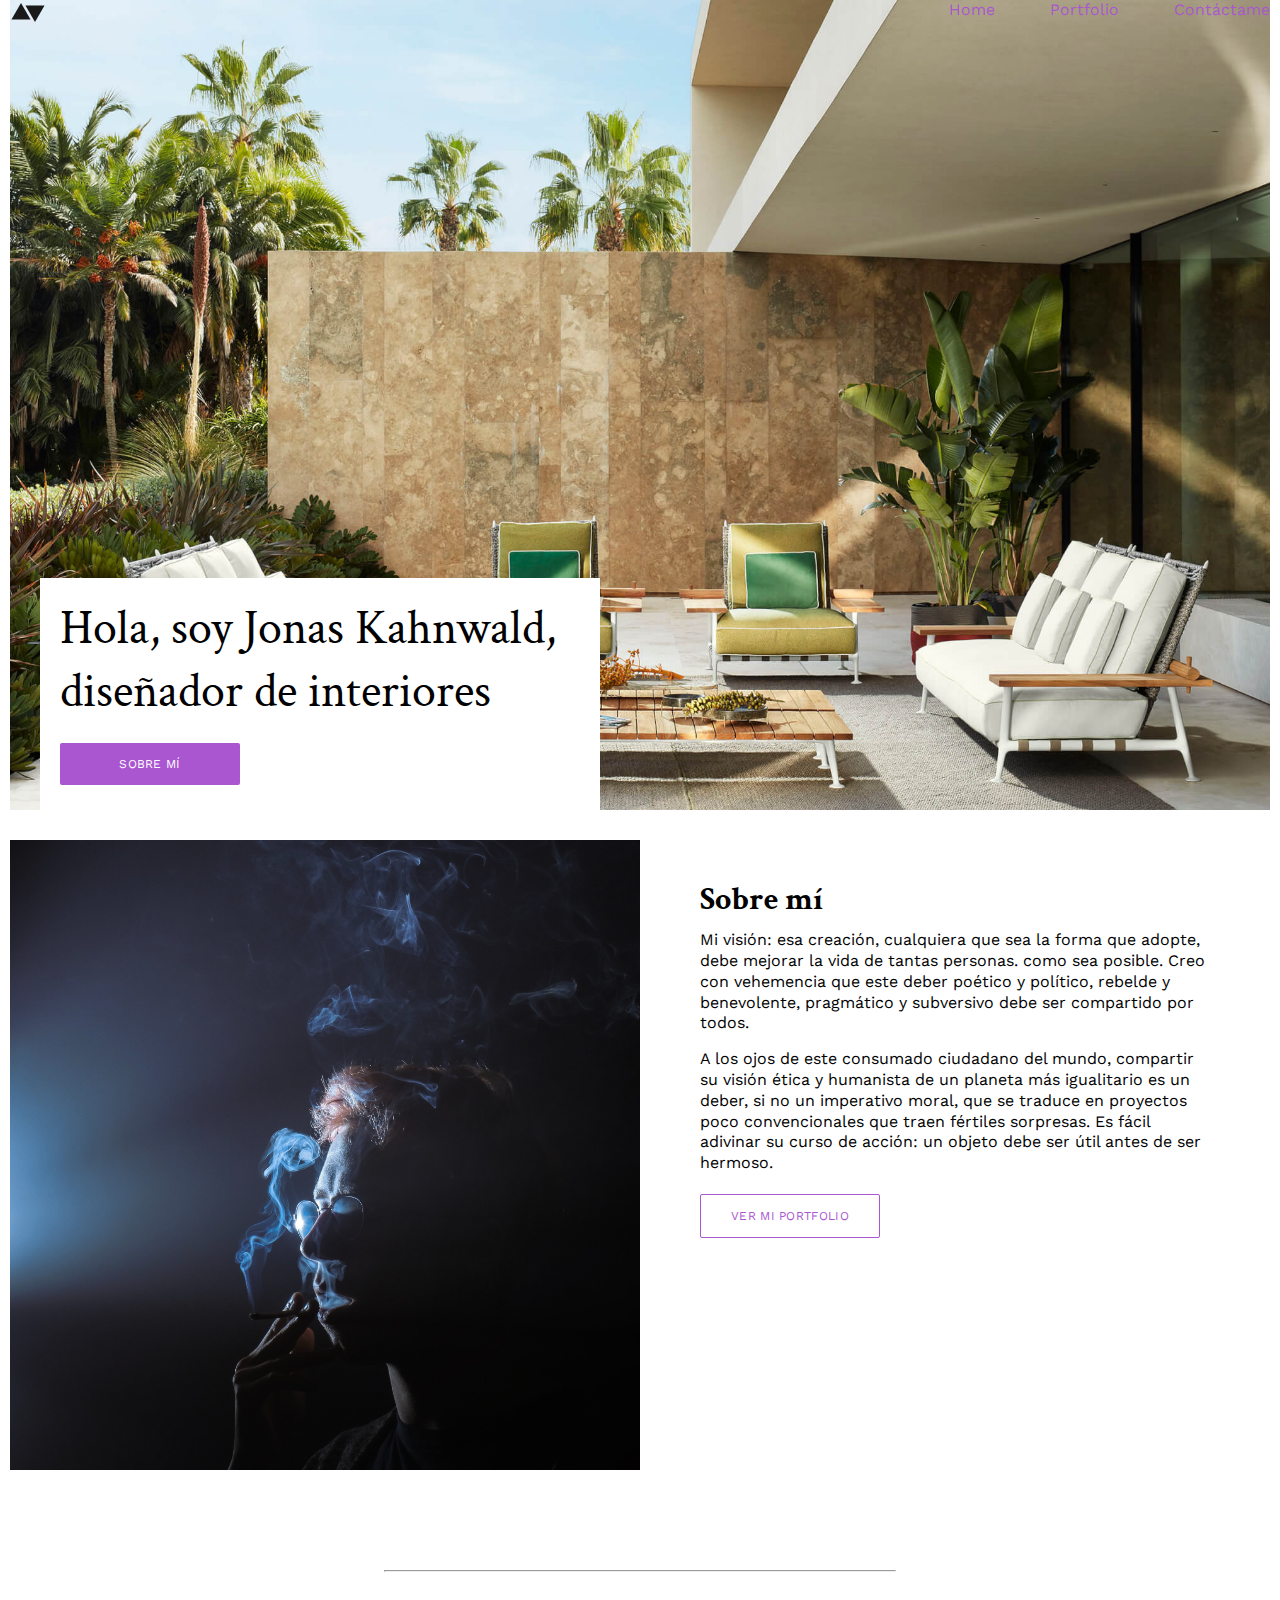
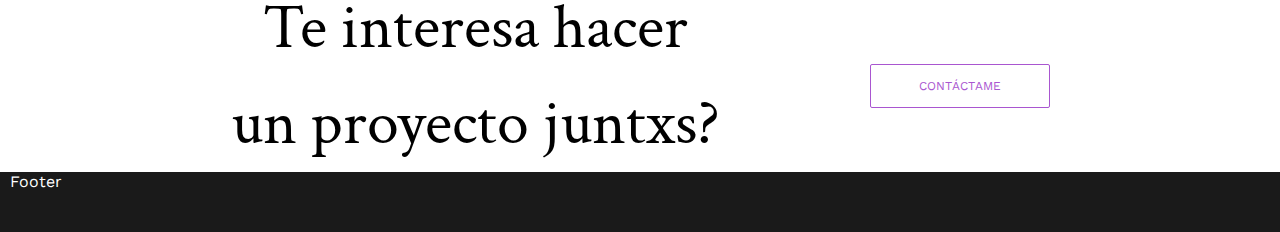
<file: index.html>
<!doctype html>
<html lang="en">

<head>
    <meta charset="utf-8">
    <meta name="viewport" content="width=device-width, initial-scale=1.0">
    <title>Jonas Kahnwald Portfolio</title>

    <link href="https://fonts.googleapis.com/css2?family=Crimson+Text&family=Work+Sans:wght@400;600&display=swap" rel="stylesheet">
    <link href="assets/css/styles.css" rel="stylesheet"/>
</head>

<body>
    <header id="header" class="header">
        <div class="wrapper">
            <a href="index.html">
                <div class="logo">
                    <svg width="36" height="25" viewBox="0 0 36 25" fill="none" xmlns="http://www.w3.org/2000/svg">
                        <path d="M11 3L20.5263 19.5H1.47372L11 3Z" fill="#1A1A1A"/>
                        <path d="M25 22L15.4737 5.5L34.5263 5.5L25 22Z" fill="#1A1A1A"/>
                      </svg>
                </div>
            </a>
            <nav class="navigation">
                <ul>
                    <li class="nav-item">
                        <a class="nav-link" href="index.html">Home</a>
                    </li>
                    <li class="nav-item"> 
                        <a class="nav-link" href="portfolio.html">Portfolio</a>
                    </li>
                    <li class="nav-item">
                        <a class="nav-link" href="">Contáctame</a>
                    </li>
                </ul>
            </nav>
            <button class="menu-open">
                <svg width="18" height="11" viewBox="0 0 18 11" fill="none"
                    xmlns="http://www.w3.org/2000/svg">
                    <path fill-rule="evenodd" clip-rule="evenodd" d="M18 1H0V0H18V1Z"
                        fill="#1A1A1A" />
                    <path fill-rule="evenodd" clip-rule="evenodd" d="M18 11H0V10H18V11Z"
                        fill="#1A1A1A" />
                    <path fill-rule="evenodd" clip-rule="evenodd" d="M18 6H0V5H18V6Z"
                        fill="#1A1A1A" />
                </svg>
            </button>
            <button class="menu-close">
                <svg width="14" height="14" viewBox="0 0 14 14" fill="none"
                    xmlns="http://www.w3.org/2000/svg">
                    <line x1="0.353553" y1="0.646447" x2="13.0815" y2="13.3744"
                        stroke="black" />
                    <line x1="0.646447" y1="13.6464" x2="13.3744" y2="0.918525"
                        stroke="black" />
                </svg>
            </button>
        </div>
    </header>

    <main>
        <section class="billboard">
            <div class="wrapper">
                <img src="assets/imgs/main-image.jpg" class="billboard__image" alt="foto portada casa" />
                    <div class="billboard__content">
                        <div class="billboard__title">
                        <h1 class="billboard_title">Hola, soy Jonas Kahnwald, diseñador de interiores</h1>
                        <a class="button" href="#about">Sobre mí</a>
                        </div>
                    </div>
        </section>
            
        <section id="about" class="about">
            <div class="wrapper">
                <div class="row">
                    <div class="about__content column">
                        <h2>Sobre mí</h2>
                        <p>
                            Mi visión: esa creación, cualquiera que sea la forma que adopte, debe mejorar la
                            vida de tantas personas. como sea posible. Creo con vehemencia que este deber poético y
                            político, rebelde y benevolente, pragmático y subversivo debe ser compartido por todos.
                        </p>
                        <p>
                            A los ojos de este consumado ciudadano del mundo, compartir su visión ética y
                            humanista de un planeta más igualitario es un deber, si no un imperativo moral, que se traduce
                            en proyectos poco convencionales que traen fértiles sorpresas. Es fácil adivinar su curso de
                            acción: un objeto debe ser útil antes de ser hermoso.
                        </p>
                        <a class="button__portfolio" href="">Ver mi portfolio</a>
                    </div>  
                    <div class="column">
                        <div class="profile-picture"></div>
                    </div>
                </div>  
            </div>
        </section>  


        <hr>

        <div class="contact">
            <p class="text__contact">
                Te interesa hacer un proyecto juntxs?
            </p>

            <button type="button" class="button__portfolio"><a href="">Contáctame</a></button>
        </div>


    </main>
    
    <footer class="footer">
        <div class="wrapper">
            Footer
        </div>
    </footer>

</body>

</html>
</file>
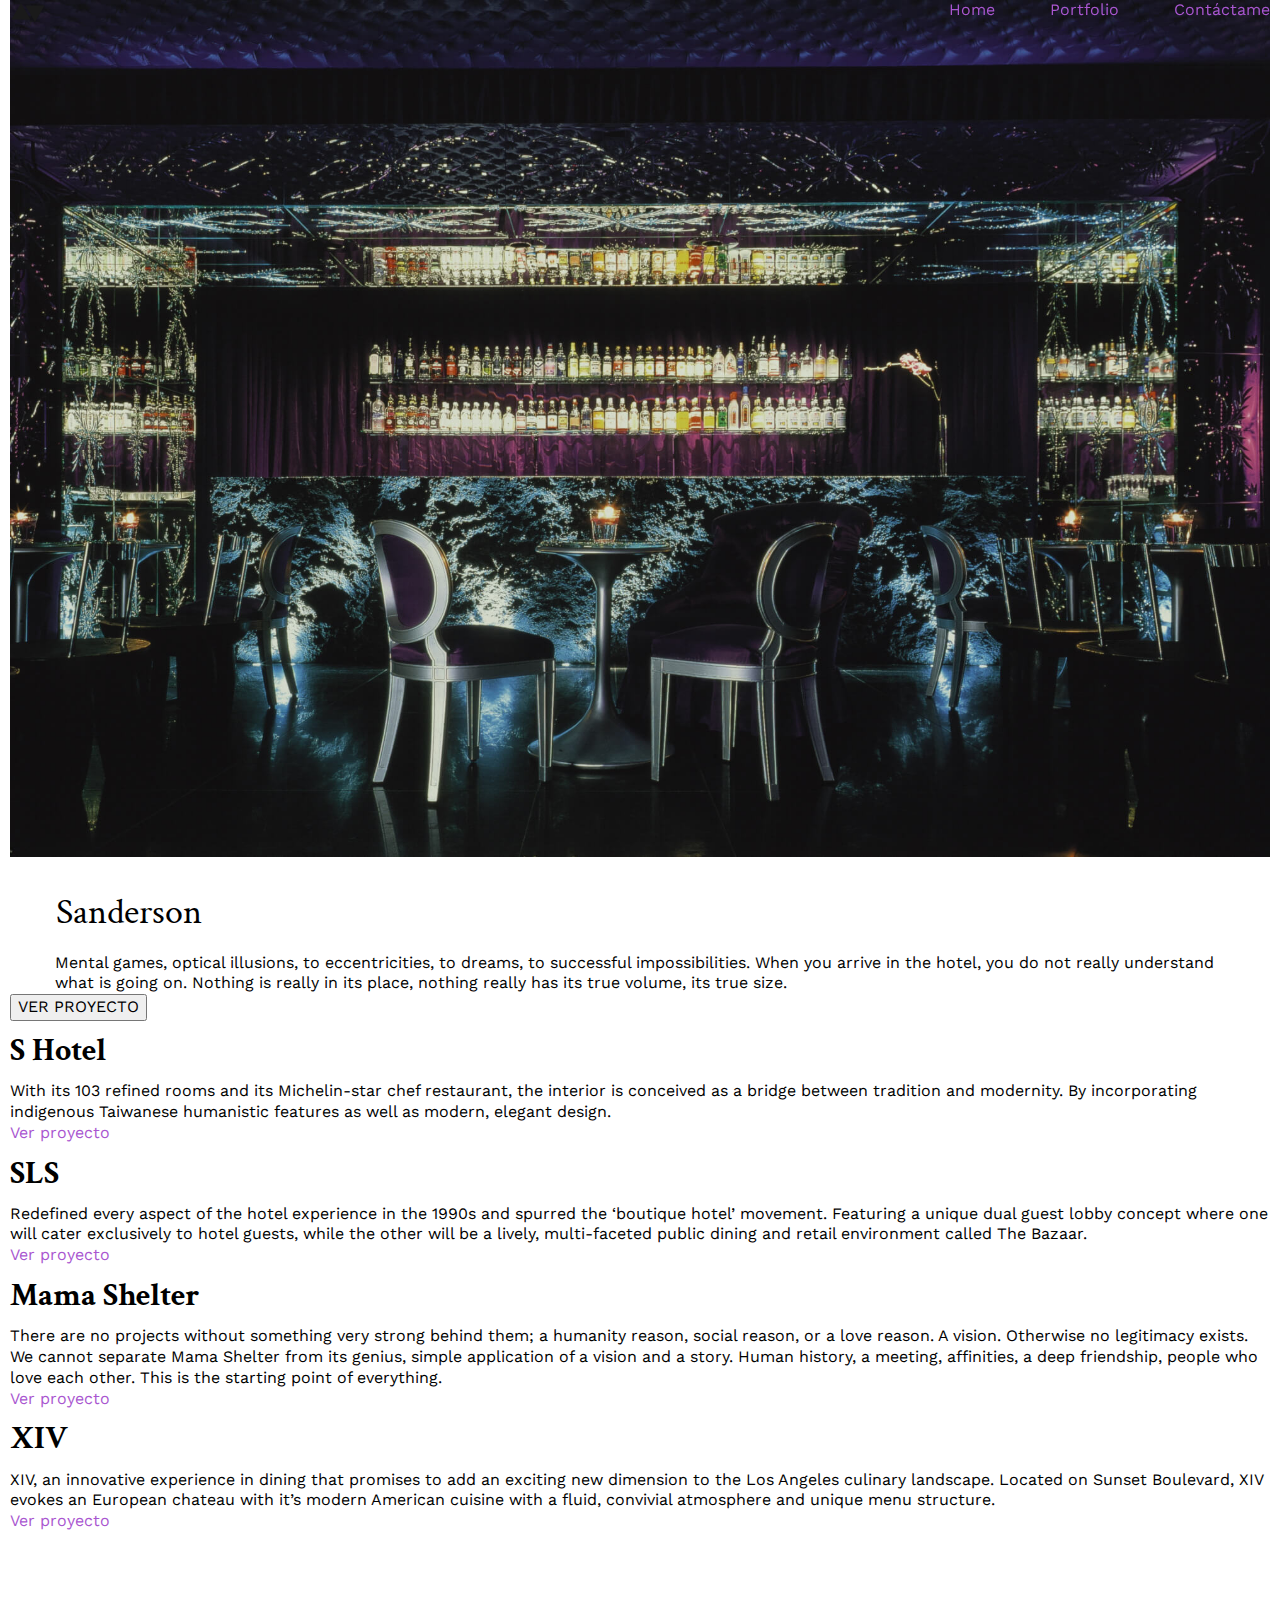
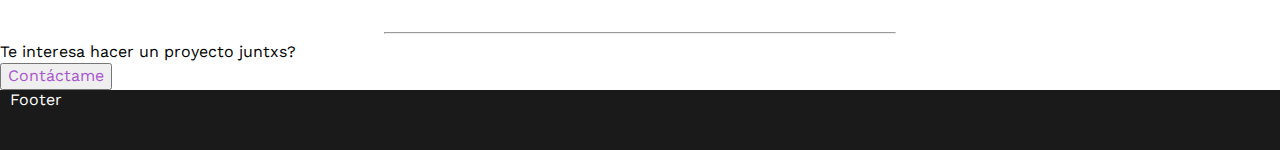
<file: portfolio.html>
<!doctype html>
<html lang="en">

<head>
    <meta charset="utf-8">
    <meta name="viewport" content="width=device-width, initial-scale=1.0">
    <title>Portfolio</title>

    <link href="https://fonts.googleapis.com/css2?family=Crimson+Text&family=Work+Sans:wght@400;600&display=swap" rel="stylesheet">
    <link href="assets/css/styles.css" rel="stylesheet"/>
</head>

<body>
    <header id="header" class="header">
        <div class="wrapper">
            <a href="index.html">
            <div class="logo">
                <svg width="36" height="25" viewBox="0 0 36 25" fill="none" xmlns="http://www.w3.org/2000/svg">
                    <path d="M11 3L20.5263 19.5H1.47372L11 3Z" fill="#1A1A1A"/>
                    <path d="M25 22L15.4737 5.5L34.5263 5.5L25 22Z" fill="#1A1A1A"/>
                  </svg>
            </div>
            </a>
            <nav class="navigation">
                <ul>
                    <li class="nav-item">
                        <a class="nav-link" href="index.html">Home</a>
                    </li>
                    <li class="nav-item"> 
                        <a class="nav-link" href="">Portfolio</a>
                    </li>
                    <li class="nav-item">
                        <a class="nav-link" href="">Contáctame</a>
                    </li>
                </ul>
            </nav>
        </div>
    </header>

    <main>
        <div class="wrapper">
            <img src="assets/imgs/sanderson.jpg" class="portada img-sanderson" alt="foto portada casa" />
            <div class="title">
                <div class="square">
                <h2 class="h2-sanderson">Sanderson</h2>
                <p  class="sanderson">
                    Mental games, optical illusions, to eccentricities, to dreams, to successful 
                    impossibilities. When you arrive in the hotel, you do not really understand what
                    is going on. Nothing is really in its place, nothing really has its true volume, 
                    its true size.
                </p>
                <a href=""><button type="button" class="proyecto">VER PROYECTO</button></a>
                </div>
            </div>

            <h2>S Hotel</h2>
            <p>
                With its 103 refined rooms and its Michelin-star chef restaurant, the interior 
                is conceived as a bridge between tradition and modernity. By incorporating indigenous 
                Taiwanese humanistic features as well as modern, elegant design. 
            </p>
            <a href="">Ver proyecto</a>
           
            <h2>SLS</h2>
            <p>
                Redefined every aspect of the hotel experience in the 1990s and spurred the 
                ‘boutique hotel’ movement. Featuring a unique dual guest lobby concept where 
                one will cater exclusively to hotel guests, while the other will be a lively,
                multi-faceted public dining and retail environment called The Bazaar.
            </p>
            <a href="">Ver proyecto</a>

            <h2>Mama Shelter</h2>
            <p>
                There are no projects without something very strong behind them; a humanity 
                reason, social reason, or a love reason. A vision. Otherwise no legitimacy 
                exists. We cannot separate Mama Shelter from its genius, simple application 
                of a vision and a story. Human history, a meeting, affinities, a deep friendship, 
                people who love each other. This is the starting point of everything.
            </p>
            <a href="">Ver proyecto</a>

            <h2>XIV</h2>
            <p>
                XIV, an innovative experience in dining that promises to add an exciting new 
                dimension to the Los Angeles culinary landscape. Located on Sunset Boulevard, 
                XIV evokes an European chateau with it’s modern American cuisine with a fluid, 
                convivial atmosphere and unique menu structure.
            </p>
            <a href="">Ver proyecto</a>            

        </div>

        <hr>

        <div class="">
            <p class="">
                Te interesa hacer un proyecto juntxs?
            </p>

            <button type="button" class="contactame"><a href="">Contáctame</a></button>
        </div>

    </main>
    
    <footer class="footer">
        <div class="wrapper">
            Footer
        </div>
    </footer>

</body>

</html>
</file>
<file: assets/css/styles.css>
/* Based on: https://dev.to/hankchizljaw/a-modern-css-reset-6p3 */
/* ----------------------- RESET ------------------ */
/**
 * Box sizing rules
 * https://developer.mozilla.org/es/docs/Web/CSS/box-sizing
 */
*,
*::before,
*::after {
  box-sizing: border-box;
}


/* Remove default padding */
ul,
ol {
  padding: 0;
}


/* Remove default margin */
body,
h1,
h2,
h3,
h4,
p,
ul,
ol,
li,
figure,
figcaption,
blockquote,
dl,
dd {
  margin: 0;
}

/* Set core body defaults */
body {
    min-height: 100vh;
    scroll-behavior: smooth;
    text-rendering: optimizeSpeed;
    line-height: 1.5;
}

/* Remove list styles on ul, ol elements with a class attribute */
ul,
ol {
    list-style: none;
}

/* a Elements that don't have a class get default styles */
a:not([class]) {
    text-decoration-skip-ink: auto;
}

/* Make images easier to work with */
img {
    max-width: 100%;
    display: block;
}

/* Natural flow and rhythm in article sby default */
article > * + * {
    margin-top: 1em;
}

/* Inherit fonts for inputs and buttons */
input,
button,
textarea,
select {
    font: inherit;
}

/* Remove all animations and transitions for people that prefer not to see them */
@media (prefers-reduced-motion: reduce) {
    * {
        animation-duration: 0.01ms !important;
        animation-iteration-count: 1 !important;
        transition-duration: 0.01ms !important;
        scroll-behavior: auto !important;
    }
}

/* ------------------GLOBAL--------------*/

html {
    font-size: 62.5%; /* Tipografía base: 10px */
}

body {
    font-family: "Work Sans", Arial, Helvetica, sans-serif;
    font-size: 1.6rem; /*Tamaño de fuente 16px */
    line-height: 1.3;
}

h1,
h2,
h3,
.secondary-font {
    font-family: "Crimson Text", "Palatino Lynotipe", "Book Antiqua", "Palatino", serif;
}

h1 {
    font-size: 4.8rem; /*Tamaño de fuente: 36px */
    font-weight: normal;
}

h2 {
    font-size: 3.2rem; /*Tamaño de fuente: 32px */
    line-height: 1.88;
}

/* Links colores de selección */
a {
    color: #a956d0;
    text-decoration: none;
}

a:hover{
    color: peru;
} 


a:active {
    color:lightblue;
  }

  p + p {
    margin: 1.5rem 0 0;
  }


/*-------------UTILITES-------------*/

/* El wrapper nos va a servir para aplicar la misma clase a distintas cosas */

.wrapper {
    margin: 0 auto;
    max-width: 128rem;
    padding: 0 1rem;
}

.button {
    background: #a956d0;
    border-radius: 2px;
    color: #fff;
    display: inline-block;
    font-size: 1.2rem;
    letter-spacing: 0.03rem;
    line-height: 1;
    min-width: 18rem;
    padding: 1.5rem 2rem;
    margin: 2rem 0 0 ;
    text-align: center;
    text-decoration: none;
    text-transform: uppercase;
  }

  .button__portfolio {

    border: 1px solid #A956D0;
    border-radius: 2px;
    color: #A956D0;
    background: #fff;
    display: inline-block;
    font-size: 1.2rem;
    letter-spacing: 0.03rem;
    line-height: 1;
    min-width: 18rem;
    padding: 1.5rem 2rem;
    margin: 2rem 0 0 ;
    text-align: center;
    text-decoration: none;
    text-transform: uppercase;

}

hr {
    width:40%; 
    margin-left:30% !important; 
    margin-right:30% !important;
    margin-top: 10rem;
}

/*-------------HEADER----------------*/

.header {
    position: fixed;
    width: 100%;
    z-index: 9;
}

.header-container {
    display: flex;
    align-items: center;
    justify-content: space-between;
}

/*-------------NAVIGATION----------------*/

.logo {
    position: relative;
    display: inline;
    height: 3rem;
}

.menu-open, 
.menu-close {
    float: right;
    display: inline-block;
    margin-left: 0 0 5rem;
}

.menu-open, 
.menu-close {
    display: inline;
}

.navigation {
    display: none;
}
  
.menu-close {
    display: none;
}




/*-------------BILLBOARD----------------*/

.billboard {
    margin: 0 0 3rem;
}

.billboard .wrapper {
    overflow: hidden;
    position: relative;
    max-height: 90vh;
}

.billboard__title,
.billboard__description,
.billboard__image {
    margin: 0 0 2rem;
}

.billboard__content {
    max-width: 56rem;
}

/*-------------ABOUT----------------*/

.about__content {
    padding: 3rem 0;
}

.profile-picture {
    background: url(../imgs/profile.jpg) 50% no-repeat;
    background-size: cover;
    max-width: 32rem;
}

.profile-picture::before {
    content: '';
    display: block;
    padding-bottom: 100%;
    width: 100%;
}


/*-------------CONTACT------------------*/

.contact {
    text-align: center;
}

.text__contact {
    font-family: Crimson Text;
    font-style: normal;
    font-weight: normal;
    font-size: 4.2rem;
    line-height: 1.5;
    text-align: center; 
}

/*-------------FOOTER-------------------*/
.footer {
    background: #1a1a1a;
    color: #ffffff;
    height: 6rem;
}

/*-----------PORTFOLIO---------------*/

.img-sanderson {
    height: 85.7rem;
    width: 100%;
  
}

.sanderson {
    display: flex;
    flex-direction: column;
    padding-top: 2rem;
    padding-right: 4rem;
    padding-left: 4.5rem;
}

.h2-sanderson {
    font-size: 3.6rem; /*Tamaño de fuente: 36px */
    font-weight: normal;
    line-height: 1.1;
    margin-top: 3.6rem;
    margin-right: 9rem;
    margin-left: 4.6rem;
}




/* ----------------------- RESPONSIVE 960px ------------------ */
@media (min-width: 60em) {
    /* ----------------------- UTILITIES ------------------ */
  
    .row {
      align-items: flex-start;
      display: flex;
      flex-direction: row-reverse;
      width: 100%;
    }
  
    .column {
      width: 50%;
    }
  

    /*---------------------NAVIGATION-------------------*/

    .menu-open {
        display: none;
      }
      
    .menu-close {
        display: none;
    }

    .logo {
        position: relative;
        display: inline;
        height: 3rem;
    }
    
    .navigation {
        float: right;
    }
    
    .navigation,
    .nav-item{
        display: inline-block;
        padding-left: 5rem;
    }

    /* ----------------------- BILLBOARD ------------------ */

    .billboard__image {
      margin: 0;
    }
  
    .billboard__content {
      background: #fff;
      bottom: 0;
      left: 4rem;
      padding: 2rem 2rem 0.5rem;
      position: absolute;
    }
  
    /* ----------------------- ABOUT ------------------ */
  
    .about__content {
      padding: 3rem 6rem;
    }
  
    .profile-picture {
      max-width: initial;
    }

    /*-----------CONTACT--------------*/

    .contact {
        display: flex;
        align-items: center;
        justify-content: center;
    }

    .text__contact {
        max-width: 64rem;
        font-size: 6.4rem;
        padding: 0 15rem 0 0;
    }
  }
  /* ----------------------- END RESPONSIVE 960px ------------------ */
</file>
